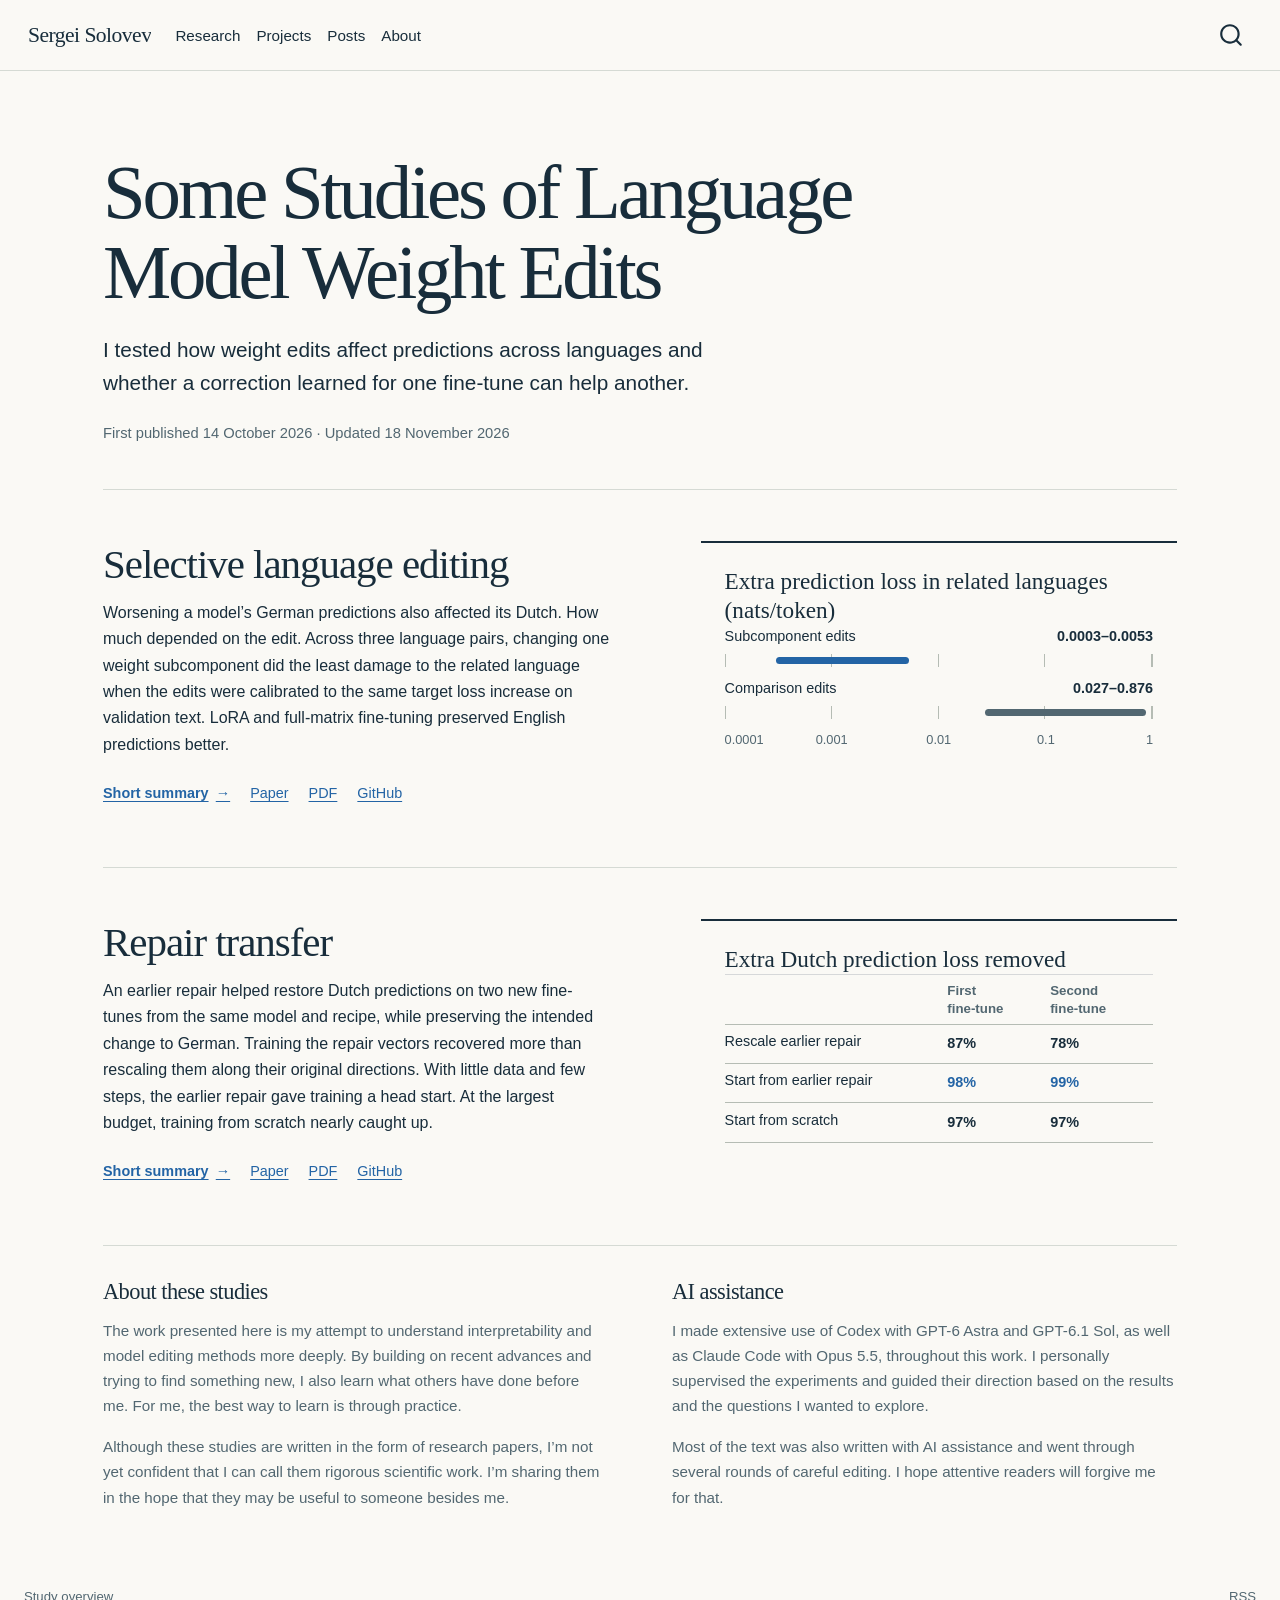
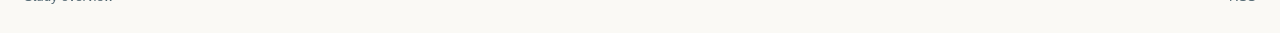
<file: index.html>
<!DOCTYPE html>
<html xmlns="http://www.w3.org/1999/xhtml" lang="en" xml:lang="en"><head>

<meta charset="utf-8">
<meta name="generator" content="quarto-1.10.19">

<meta name="viewport" content="width=device-width, initial-scale=1.0, user-scalable=yes">

<meta name="description" content="Two experiments on how language-model weight edits affect related languages and whether a learned repair can be reused.">

<title>Some Studies of Language Model Weight Edits – interesearch</title>
<style>
/* Default styles provided by pandoc.
** See https://pandoc.org/MANUAL.html#variables-for-html for config info.
*/
span.smallcaps{font-variant: small-caps;}
div.columns{display: flex; gap: 1.5em;}
div.column{flex: auto;}
@media screen {
div.columns{gap: min(4vw, 1.5em);}
div.column{overflow-x: auto;}
}
div.hanging-indent{margin-left: 1.5em; text-indent: -1.5em;}
ul.task-list{list-style: none;}
ul.task-list li input[type="checkbox"] {
  width: 0.8em;
  margin: 0 0.8em 0.2em -1em; /* quarto-specific, see https://github.com/quarto-dev/quarto-cli/issues/4556 */ 
  vertical-align: middle;
}
</style>


<script src="site_libs/quarto-nav/quarto-nav.js"></script>
<script src="site_libs/quarto-nav/headroom.min.js"></script>
<script src="site_libs/clipboard/clipboard.min.js"></script>
<script src="site_libs/quarto-search/autocomplete.umd.js"></script>
<script src="site_libs/quarto-search/fuse.min.js"></script>
<script src="site_libs/quarto-search/quarto-search.js"></script>
<meta name="quarto:offset" content="./">
<link href="./favicon.svg" rel="icon" type="image/svg+xml">
<script src="site_libs/quarto-html/quarto.js" type="module"></script>
<script src="site_libs/quarto-html/tabsets/tabsets.js" type="module"></script>
<script src="site_libs/quarto-html/popper.min.js"></script>
<script src="site_libs/quarto-html/tippy.umd.min.js"></script>
<script src="site_libs/quarto-html/anchor.min.js"></script>
<link href="site_libs/quarto-html/tippy.css" rel="stylesheet">
<link href="site_libs/quarto-html/quarto-syntax-highlighting-bf27225e3a48a9273f3daa8f8e829971.css" rel="stylesheet" id="quarto-text-highlighting-styles">
<script src="site_libs/bootstrap/bootstrap.min.js"></script>
<link href="site_libs/bootstrap/bootstrap-icons.css" rel="stylesheet">
<link href="site_libs/bootstrap/bootstrap-445b8638c3d06994fee0907d791121c4.min.css" rel="stylesheet" append-hash="true" id="quarto-bootstrap" data-mode="light">
<script id="quarto-search-options" type="application/json">{
  "location": "navbar",
  "copy-button": false,
  "collapse-after": 3,
  "panel-placement": "end",
  "type": "overlay",
  "limit": 50,
  "keyboard-shortcut": [
    "f",
    "/",
    "s"
  ],
  "show-item-context": false,
  "language": {
    "search-no-results-text": "No results",
    "search-matching-documents-text": "matching documents",
    "search-copy-link-title": "Copy link to search",
    "search-hide-matches-text": "Hide additional matches",
    "search-more-match-text": "more match in this document",
    "search-more-matches-text": "more matches in this document",
    "search-clear-button-title": "Clear",
    "search-text-placeholder": "",
    "search-detached-cancel-button-title": "Cancel",
    "search-submit-button-title": "Submit",
    "search-label": "Search"
  }
}</script>
<script data-goatcounter="https://sergeisoly.goatcounter.com/count" async="" src="https://gc.zgo.at/count.js" data-external="1"></script>


<link rel="stylesheet" href="styles.css">
<meta property="og:title" content="Some Studies of Language Model Weight Edits – interesearch">
<meta property="og:description" content="Two experiments on how language-model weight edits affect related languages and whether a learned repair can be reused.">
<meta property="og:image" content="https://sergeisoly.github.io/interesearch/social-card.png">
<meta property="og:site_name" content="interesearch">
<meta property="og:image:height" content="630">
<meta property="og:image:width" content="1200">
<meta name="twitter:title" content="Some Studies of Language Model Weight Edits – interesearch">
<meta name="twitter:description" content="Two experiments on how language-model weight edits affect related languages and whether a learned repair can be reused.">
<meta name="twitter:image" content="https://sergeisoly.github.io/interesearch/social-card.png">
<meta name="twitter:image-height" content="630">
<meta name="twitter:image-width" content="1200">
<meta name="twitter:card" content="summary_large_image">
</head>

<body class="nav-fixed research-home quarto-light">

<div id="quarto-search-results"></div>
  <header id="quarto-header" class="headroom fixed-top">
    <nav class="navbar navbar-expand-sm " data-bs-theme="dark">
      <div class="navbar-container container-fluid">
      <div class="navbar-brand-container mx-auto">
    <a class="navbar-brand" href="https://sergeisoly.github.io/">
    <span class="navbar-title">Sergei Solovev</span>
    </a>
  </div>
            <div id="quarto-search" class="" title="Search"></div>
          <button class="navbar-toggler" type="button" data-bs-toggle="collapse" data-bs-target="#navbarCollapse" aria-controls="navbarCollapse" role="menu" aria-expanded="false" aria-label="Toggle navigation" onclick="if (window.quartoToggleHeadroom) { window.quartoToggleHeadroom(); }">
  <span class="navbar-toggler-icon"></span>
</button>
          <div class="collapse navbar-collapse" id="navbarCollapse">
            <ul class="navbar-nav navbar-nav-scroll me-auto">
  <li class="nav-item">
    <a class="nav-link" href="https://sergeisoly.github.io/research.html"> 
<span class="menu-text">Research</span></a>
  </li>  
  <li class="nav-item">
    <a class="nav-link" href="https://sergeisoly.github.io/projects.html"> 
<span class="menu-text">Projects</span></a>
  </li>  
  <li class="nav-item">
    <a class="nav-link" href="https://sergeisoly.github.io/posts.html"> 
<span class="menu-text">Posts</span></a>
  </li>  
  <li class="nav-item">
    <a class="nav-link" href="https://sergeisoly.github.io/about.html"> 
<span class="menu-text">About</span></a>
  </li>  
</ul>
          </div> <!-- /navcollapse -->
            <div class="quarto-navbar-tools">
</div>
      </div> <!-- /container-fluid -->
    </nav>
</header>
<!-- content -->
<div id="quarto-content" class="quarto-container page-columns page-rows-contents page-layout-full page-navbar">
<!-- sidebar -->
<!-- margin-sidebar -->
    
<!-- main -->
<main class="content column-page" id="quarto-document-content">

<header id="title-block-header" class="quarto-title-block default">
<div class="quarto-title">
<h1 class="title">Some Studies of Language Model Weight Edits</h1>
</div>

<div>
  <div class="description">
    Two experiments on how language-model weight edits affect related languages and whether a learned repair can be reused.
  </div>
</div>


<div class="quarto-title-meta column-page">

    
  
    
  </div>
  


</header>


<header class="research-hero">
  <h1>Some Studies of Language Model Weight Edits</h1>
  <p>I tested how weight edits affect predictions across languages and whether a correction learned for one fine-tune can help another.</p>
  <p class="research-dates">First published <time datetime="2026-10-14">14 October 2026</time> · Updated <time datetime="2026-11-18">18 November 2026</time></p>
</header>

<section class="research-story" aria-labelledby="selective-editing">
  <div class="research-story-copy">
    <h2 id="selective-editing" class="anchored">Selective language editing</h2>
    <p>Worsening a model’s German predictions also affected its Dutch. How much depended on the edit. Across three language pairs, changing one weight subcomponent did the least damage to the related language when the edits were calibrated to the same target loss increase on validation text. LoRA and full-matrix fine-tuning preserved English predictions better.</p>
    <nav class="research-study-links" aria-label="Selective language editing resources">
      <a class="research-main-link" href="./selective-editing/explainer.html">Short summary <span aria-hidden="true">→</span></a>
      <a href="./selective-editing/index.html">Paper</a>
      <a href="selective-editing/index.pdf">PDF</a>
      <a href="https://github.com/sergeisoly/interesearch/blob/main/papers/guides/selective-editing.md">GitHub</a>
    </nav>
  </div>
  <figure class="research-result figure" aria-labelledby="selective-result-title">
    <p class="research-result-title" id="selective-result-title">Extra prediction loss in related languages (nats/token)</p>
    <!-- Each decade from 0.0001 to 1 occupies one quarter of the axis. Source: selective article, Results. -->
    <div class="research-interval-row">
      <span>Subcomponent edits</span><strong>0.0003–0.0053</strong>
      <div class="research-interval-track" aria-hidden="true"><span style="--start: 11.93%; --end: 43.11%"></span></div>
    </div>
    <div class="research-interval-row">
      <span>Comparison edits</span><strong>0.027–0.876</strong>
      <div class="research-interval-track research-interval-comparator" aria-hidden="true"><span style="--start: 60.78%; --end: 98.56%"></span></div>
    </div>
    <div class="research-interval-axis" aria-hidden="true"><span>0.0001</span><span>0.001</span><span>0.01</span><span>0.1</span><span>1</span></div>
  </figure>
</section>

<section class="research-story" aria-labelledby="repair-transfer">
  <div class="research-story-copy">
    <h2 id="repair-transfer" class="anchored">Repair transfer</h2>
    <p>An earlier repair helped restore Dutch predictions on two new fine-tunes from the same model and recipe, while preserving the intended change to German. Training the repair vectors recovered more than rescaling them along their original directions. With little data and few steps, the earlier repair gave training a head start. At the largest budget, training from scratch nearly caught up.</p>
    <nav class="research-study-links" aria-label="Repair transfer resources">
      <a class="research-main-link" href="./repair-transfer/explainer.html">Short summary <span aria-hidden="true">→</span></a>
      <a href="./repair-transfer/index.html">Paper</a>
      <a href="repair-transfer/index.pdf">PDF</a>
      <a href="https://github.com/sergeisoly/interesearch/blob/main/papers/guides/repair-transfer.md">GitHub</a>
    </nav>
  </div>
  <figure class="research-result figure" aria-labelledby="repair-result-title">
    <p class="research-result-title" id="repair-result-title">Extra Dutch prediction loss removed</p>
    <!-- Rounded values for the two targets. Source: repair article, full-budget results. -->
    
<table class="research-result-table caption-top table" aria-labelledby="repair-result-title">
<colgroup>
<col style="width: 33%">
<col style="width: 33%">
<col style="width: 33%">
</colgroup>
<thead>
<tr class="header">
<td></td>
<th data-quarto-table-cell-role="th" scope="col">First<br>
fine-tune</th>
<th data-quarto-table-cell-role="th" scope="col">Second<br>
fine-tune</th>
</tr>
</thead>
<tbody>
<tr class="odd">
<th data-quarto-table-cell-role="th" scope="row">Rescale earlier repair</th>
<td>87%</td>
<td>78%</td>
</tr>
<tr class="research-result-emphasis even">
<th data-quarto-table-cell-role="th" scope="row">Start from earlier repair</th>
<td>98%</td>
<td>99%</td>
</tr>
<tr class="odd">
<th data-quarto-table-cell-role="th" scope="row">Start from scratch</th>
<td>97%</td>
<td>97%</td>
</tr>
</tbody>
</table>

  </figure>
</section>

<div class="research-notes">
  <section aria-labelledby="about-these-studies">
    <h2 id="about-these-studies" class="anchored">About these studies</h2>
    <p>The work presented here is my attempt to understand interpretability and model editing methods more deeply. By building on recent advances and trying to find something new, I also learn what others have done before me. For me, the best way to learn is through practice.</p>
    <p>Although these studies are written in the form of research papers, I’m not yet confident that I can call them rigorous scientific work. I’m sharing them in the hope that they may be useful to someone besides me.</p>
  </section>
  <section class="research-ai-note" aria-labelledby="ai-assistance">
    <h2 id="ai-assistance" class="anchored">AI assistance</h2>
    <p>I made extensive use of Codex with GPT-6 Astra and GPT-6.1 Sol, as well as Claude Code with Opus 5.5, throughout this work. I personally supervised the experiments and guided their direction based on the results and the questions I wanted to explore.</p>
    <p>Most of the text was also written with AI assistance and went through several rounds of careful editing. I hope attentive readers will forgive me for that.</p>
  </section>
</div>



</main> <!-- /main -->
<script id="quarto-html-after-body" type="application/javascript">
  window.document.addEventListener("DOMContentLoaded", function (event) {
    const icon = "";
    const anchorJS = new window.AnchorJS();
    anchorJS.options = {
      placement: 'right',
      icon: icon
    };
    anchorJS.add('.anchored');
    const isCodeAnnotation = (el) => {
      for (const clz of el.classList) {
        if (clz.startsWith('code-annotation-')) {                     
          return true;
        }
      }
      return false;
    }
    const onCopySuccess = function(e) {
      // button target
      const button = e.trigger;
      // don't keep focus
      button.blur();
      // flash "checked"
      button.classList.add('code-copy-button-checked');
      var currentTitle = button.getAttribute("title");
      button.setAttribute("title", "Copied!");
      let tooltip;
      if (window.bootstrap) {
        button.setAttribute("data-bs-toggle", "tooltip");
        button.setAttribute("data-bs-placement", "left");
        button.setAttribute("data-bs-title", "Copied!");
        tooltip = new bootstrap.Tooltip(button, 
          { trigger: "manual", 
            customClass: "code-copy-button-tooltip",
            offset: [0, -8]});
        tooltip.show();    
      }
      setTimeout(function() {
        if (tooltip) {
          tooltip.hide();
          button.removeAttribute("data-bs-title");
          button.removeAttribute("data-bs-toggle");
          button.removeAttribute("data-bs-placement");
        }
        button.setAttribute("title", currentTitle);
        button.classList.remove('code-copy-button-checked');
      }, 1000);
      // clear code selection
      e.clearSelection();
    }
    const getTextToCopy = function(trigger) {
      const outerScaffold = trigger.parentElement.cloneNode(true);
      const codeEl = outerScaffold.querySelector('code');
      for (const childEl of codeEl.children) {
        if (isCodeAnnotation(childEl)) {
          childEl.remove();
        }
      }
      return codeEl.innerText;
    }
    const clipboard = new window.ClipboardJS('.code-copy-button:not([data-in-quarto-modal])', {
      text: getTextToCopy
    });
    clipboard.on('success', onCopySuccess);
    if (window.document.getElementById('quarto-embedded-source-code-modal')) {
      const clipboardModal = new window.ClipboardJS('.code-copy-button[data-in-quarto-modal]', {
        text: getTextToCopy,
        container: window.document.getElementById('quarto-embedded-source-code-modal')
      });
      clipboardModal.on('success', onCopySuccess);
    }
      var localhostRegex = new RegExp(/^(?:http|https):\/\/localhost\:?[0-9]*\//);
      var mailtoRegex = new RegExp(/^mailto:/);
        var filterRegex = new RegExp("https:\/\/sergeisoly\.github\.io\/interesearch\/");
      var isInternal = (href) => {
          return filterRegex.test(href) || localhostRegex.test(href) || mailtoRegex.test(href);
      }
      // Inspect non-navigation links and adorn them if external
     var links = window.document.querySelectorAll('a[href]:not(.nav-link):not(.navbar-brand):not(.toc-action):not(.sidebar-link):not(.sidebar-item-toggle):not(.pagination-link):not(.no-external):not([aria-hidden]):not(.dropdown-item):not(.quarto-navigation-tool):not(.about-link)');
      for (var i=0; i<links.length; i++) {
        const link = links[i];
        if (!isInternal(link.href)) {
          // undo the damage that might have been done by quarto-nav.js in the case of
          // links that we want to consider external
          if (link.dataset.originalHref !== undefined) {
            link.href = link.dataset.originalHref;
          }
        }
      }
    function tippyHover(el, contentFn, onTriggerFn, onUntriggerFn) {
      const config = {
        allowHTML: true,
        maxWidth: 500,
        delay: 100,
        arrow: false,
        appendTo: function(el) {
            return el.parentElement;
        },
        interactive: true,
        interactiveBorder: 10,
        theme: 'quarto',
        placement: 'bottom-start',
      };
      if (contentFn) {
        config.content = contentFn;
      }
      if (onTriggerFn) {
        config.onTrigger = onTriggerFn;
      }
      if (onUntriggerFn) {
        config.onUntrigger = onUntriggerFn;
      }
      window.tippy(el, config); 
    }
    const noterefs = window.document.querySelectorAll('a[role="doc-noteref"]');
    for (var i=0; i<noterefs.length; i++) {
      const ref = noterefs[i];
      tippyHover(ref, function() {
        // use id or data attribute instead here
        let href = ref.getAttribute('data-footnote-href') || ref.getAttribute('href');
        try { href = new URL(href).hash; } catch {}
        const id = href.replace(/^#\/?/, "");
        const note = window.document.getElementById(id);
        if (note) {
          return note.innerHTML;
        } else {
          return "";
        }
      });
    }
    const xrefs = window.document.querySelectorAll('a.quarto-xref');
    const processXRef = (id, note) => {
      // Strip column container classes
      const stripColumnClz = (el) => {
        el.classList.remove("page-full", "page-columns");
        if (el.children) {
          for (const child of el.children) {
            stripColumnClz(child);
          }
        }
      }
      stripColumnClz(note)
      if (id === null || id.startsWith('sec-')) {
        // Special case sections, only their first couple elements
        const container = document.createElement("div");
        if (note.children && note.children.length > 2) {
          container.appendChild(note.children[0].cloneNode(true));
          for (let i = 1; i < note.children.length; i++) {
            const child = note.children[i];
            if (child.tagName === "P" && child.innerText === "") {
              continue;
            } else {
              container.appendChild(child.cloneNode(true));
              break;
            }
          }
          if (window.Quarto?.typesetMath) {
            window.Quarto.typesetMath(container);
          }
          return container.innerHTML
        } else {
          if (window.Quarto?.typesetMath) {
            window.Quarto.typesetMath(note);
          }
          return note.innerHTML;
        }
      } else {
        // Remove any anchor links if they are present
        const anchorLink = note.querySelector('a.anchorjs-link');
        if (anchorLink) {
          anchorLink.remove();
        }
        if (window.Quarto?.typesetMath) {
          window.Quarto.typesetMath(note);
        }
        if (note.classList.contains("callout")) {
          return note.outerHTML;
        } else {
          return note.innerHTML;
        }
      }
    }
    for (var i=0; i<xrefs.length; i++) {
      const xref = xrefs[i];
      tippyHover(xref, undefined, function(instance) {
        instance.disable();
        let url = xref.getAttribute('href');
        let hash = undefined; 
        if (url.startsWith('#')) {
          hash = url;
        } else {
          try { hash = new URL(url).hash; } catch {}
        }
        if (hash) {
          const id = hash.replace(/^#\/?/, "");
          const note = window.document.getElementById(id);
          if (note !== null) {
            try {
              const html = processXRef(id, note.cloneNode(true));
              instance.setContent(html);
            } finally {
              instance.enable();
              instance.show();
            }
          } else {
            // See if we can fetch this
            fetch(url.split('#')[0])
            .then(res => res.text())
            .then(html => {
              const parser = new DOMParser();
              const htmlDoc = parser.parseFromString(html, "text/html");
              const note = htmlDoc.getElementById(id);
              if (note !== null) {
                const html = processXRef(id, note);
                instance.setContent(html);
              } 
            }).finally(() => {
              instance.enable();
              instance.show();
            });
          }
        } else {
          // See if we can fetch a full url (with no hash to target)
          // This is a special case and we should probably do some content thinning / targeting
          fetch(url)
          .then(res => res.text())
          .then(html => {
            const parser = new DOMParser();
            const htmlDoc = parser.parseFromString(html, "text/html");
            const note = htmlDoc.querySelector('main.content');
            if (note !== null) {
              // This should only happen for chapter cross references
              // (since there is no id in the URL)
              // remove the first header
              if (note.children.length > 0 && note.children[0].tagName === "HEADER") {
                note.children[0].remove();
              }
              const html = processXRef(null, note);
              instance.setContent(html);
            } 
          }).finally(() => {
            instance.enable();
            instance.show();
          });
        }
      }, function(instance) {
      });
    }
        let selectedAnnoteEl;
        const selectorForAnnotation = ( cell, annotation) => {
          let cellAttr = 'data-code-cell="' + cell + '"';
          let lineAttr = 'data-code-annotation="' +  annotation + '"';
          const selector = 'span[' + cellAttr + '][' + lineAttr + ']';
          return selector;
        }
        const selectCodeLines = (annoteEl) => {
          const doc = window.document;
          const targetCell = annoteEl.getAttribute("data-target-cell");
          const targetAnnotation = annoteEl.getAttribute("data-target-annotation");
          const annoteSpan = window.document.querySelector(selectorForAnnotation(targetCell, targetAnnotation));
          const lines = annoteSpan.getAttribute("data-code-lines").split(",");
          const lineIds = lines.map((line) => {
            return targetCell + "-" + line;
          })
          let top = null;
          let height = null;
          let parent = null;
          if (lineIds.length > 0) {
              //compute the position of the single el (top and bottom and make a div)
              const el = window.document.getElementById(lineIds[0]);
              top = el.offsetTop;
              height = el.offsetHeight;
              parent = el.parentElement.parentElement;
            if (lineIds.length > 1) {
              const lastEl = window.document.getElementById(lineIds[lineIds.length - 1]);
              const bottom = lastEl.offsetTop + lastEl.offsetHeight;
              height = bottom - top;
            }
            if (top !== null && height !== null && parent !== null) {
              // cook up a div (if necessary) and position it 
              let div = window.document.getElementById("code-annotation-line-highlight");
              if (div === null) {
                div = window.document.createElement("div");
                div.setAttribute("id", "code-annotation-line-highlight");
                div.style.position = 'absolute';
                parent.appendChild(div);
              }
              div.style.top = top - 2 + "px";
              div.style.height = height + 4 + "px";
              div.style.left = 0;
              let gutterDiv = window.document.getElementById("code-annotation-line-highlight-gutter");
              if (gutterDiv === null) {
                gutterDiv = window.document.createElement("div");
                gutterDiv.setAttribute("id", "code-annotation-line-highlight-gutter");
                gutterDiv.style.position = 'absolute';
                const codeCell = window.document.getElementById(targetCell);
                const gutter = codeCell.querySelector('.code-annotation-gutter');
                gutter.appendChild(gutterDiv);
              }
              gutterDiv.style.top = top - 2 + "px";
              gutterDiv.style.height = height + 4 + "px";
            }
            selectedAnnoteEl = annoteEl;
          }
        };
        const unselectCodeLines = () => {
          const elementsIds = ["code-annotation-line-highlight", "code-annotation-line-highlight-gutter"];
          elementsIds.forEach((elId) => {
            const div = window.document.getElementById(elId);
            if (div) {
              div.remove();
            }
          });
          selectedAnnoteEl = undefined;
        };
          // Handle positioning of the toggle
      window.addEventListener(
        "resize",
        throttle(() => {
          elRect = undefined;
          if (selectedAnnoteEl) {
            selectCodeLines(selectedAnnoteEl);
          }
        }, 10)
      );
      function throttle(fn, ms) {
      let throttle = false;
      let timer;
        return (...args) => {
          if(!throttle) { // first call gets through
              fn.apply(this, args);
              throttle = true;
          } else { // all the others get throttled
              if(timer) clearTimeout(timer); // cancel #2
              timer = setTimeout(() => {
                fn.apply(this, args);
                timer = throttle = false;
              }, ms);
          }
        };
      }
        // Attach click handler to the DT
        const annoteDls = window.document.querySelectorAll('dt[data-target-cell]');
        for (const annoteDlNode of annoteDls) {
          annoteDlNode.addEventListener('click', (event) => {
            const clickedEl = event.target;
            if (clickedEl !== selectedAnnoteEl) {
              unselectCodeLines();
              const activeEl = window.document.querySelector('dt[data-target-cell].code-annotation-active');
              if (activeEl) {
                activeEl.classList.remove('code-annotation-active');
              }
              selectCodeLines(clickedEl);
              clickedEl.classList.add('code-annotation-active');
            } else {
              // Unselect the line
              unselectCodeLines();
              clickedEl.classList.remove('code-annotation-active');
            }
          });
        }
    const findCites = (el) => {
      const parentEl = el.parentElement;
      if (parentEl) {
        const cites = parentEl.dataset.cites;
        if (cites) {
          return {
            el,
            cites: cites.split(' ')
          };
        } else {
          return findCites(el.parentElement)
        }
      } else {
        return undefined;
      }
    };
    var bibliorefs = window.document.querySelectorAll('a[role="doc-biblioref"]');
    for (var i=0; i<bibliorefs.length; i++) {
      const ref = bibliorefs[i];
      const citeInfo = findCites(ref);
      if (citeInfo) {
        tippyHover(citeInfo.el, function() {
          var popup = window.document.createElement('div');
          citeInfo.cites.forEach(function(cite) {
            var citeDiv = window.document.createElement('div');
            citeDiv.classList.add('hanging-indent');
            citeDiv.classList.add('csl-entry');
            var biblioDiv = window.document.getElementById('ref-' + cite);
            if (biblioDiv) {
              citeDiv.innerHTML = biblioDiv.innerHTML;
            }
            popup.appendChild(citeDiv);
          });
          return popup.innerHTML;
        });
      }
    }
  });
  </script>
</div> <!-- /content -->
<footer class="footer">
  <div class="nav-footer">
    <div class="nav-footer-left">
      <ul class="footer-items list-unstyled">
    <li class="nav-item">
    <a class="nav-link active" href="./index.html" aria-current="page">
<p>Study overview</p>
</a>
  </li>  
</ul>
    </div>   
    <div class="nav-footer-center">
      &nbsp;
    </div>
    <div class="nav-footer-right">
      <ul class="footer-items list-unstyled">
    <li class="nav-item">
    <a class="nav-link" href="https://sergeisoly.github.io/posts.xml">
<p>RSS</p>
</a>
  </li>  
</ul>
    </div>
  </div>
</footer>
<script>
  (() => {
    const panes = document.querySelectorAll(
      "main .quarto-float-fig > div:has(> img), main .quarto-float-tbl > div:has(> table)"
    );
    if (!panes.length) return;
    const updateTabStops = () => {
      for (const pane of panes) {
        const overflows = pane.scrollWidth > pane.clientWidth;
        pane.toggleAttribute("data-scroll-overflow", overflows);
        if (overflows) pane.setAttribute("tabindex", "0");
        else pane.removeAttribute("tabindex");
      }
    };
    const resizeObserver = new ResizeObserver(updateTabStops);
    for (const pane of panes) {
      resizeObserver.observe(pane);
      resizeObserver.observe(pane.firstElementChild);
    }
    updateTabStops();
  })();
</script>




</body></html>
</file>
<file: site_libs/quarto-html/tippy.css>
.tippy-box[data-animation=fade][data-state=hidden]{opacity:0}[data-tippy-root]{max-width:calc(100vw - 10px)}.tippy-box{position:relative;background-color:#333;color:#fff;border-radius:4px;font-size:14px;line-height:1.4;white-space:normal;outline:0;transition-property:transform,visibility,opacity}.tippy-box[data-placement^=top]>.tippy-arrow{bottom:0}.tippy-box[data-placement^=top]>.tippy-arrow:before{bottom:-7px;left:0;border-width:8px 8px 0;border-top-color:initial;transform-origin:center top}.tippy-box[data-placement^=bottom]>.tippy-arrow{top:0}.tippy-box[data-placement^=bottom]>.tippy-arrow:before{top:-7px;left:0;border-width:0 8px 8px;border-bottom-color:initial;transform-origin:center bottom}.tippy-box[data-placement^=left]>.tippy-arrow{right:0}.tippy-box[data-placement^=left]>.tippy-arrow:before{border-width:8px 0 8px 8px;border-left-color:initial;right:-7px;transform-origin:center left}.tippy-box[data-placement^=right]>.tippy-arrow{left:0}.tippy-box[data-placement^=right]>.tippy-arrow:before{left:-7px;border-width:8px 8px 8px 0;border-right-color:initial;transform-origin:center right}.tippy-box[data-inertia][data-state=visible]{transition-timing-function:cubic-bezier(.54,1.5,.38,1.11)}.tippy-arrow{width:16px;height:16px;color:#333}.tippy-arrow:before{content:"";position:absolute;border-color:transparent;border-style:solid}.tippy-content{position:relative;padding:5px 9px;z-index:1}
</file>
<file: site_libs/quarto-html/quarto-syntax-highlighting-bf27225e3a48a9273f3daa8f8e829971.css>
/* quarto syntax highlight colors */
:root {
  --quarto-hl-ot-color: #003B4F;
  --quarto-hl-at-color: #657422;
  --quarto-hl-ss-color: #20794D;
  --quarto-hl-an-color: #5E5E5E;
  --quarto-hl-fu-color: #4758AB;
  --quarto-hl-st-color: #20794D;
  --quarto-hl-cf-color: #003B4F;
  --quarto-hl-op-color: #5E5E5E;
  --quarto-hl-er-color: #AD0000;
  --quarto-hl-bn-color: #AD0000;
  --quarto-hl-al-color: #AD0000;
  --quarto-hl-va-color: #111111;
  --quarto-hl-bu-color: inherit;
  --quarto-hl-ex-color: inherit;
  --quarto-hl-pp-color: #AD0000;
  --quarto-hl-in-color: #5E5E5E;
  --quarto-hl-vs-color: #20794D;
  --quarto-hl-wa-color: #5E5E5E;
  --quarto-hl-do-color: #5E5E5E;
  --quarto-hl-im-color: #00769E;
  --quarto-hl-ch-color: #20794D;
  --quarto-hl-dt-color: #AD0000;
  --quarto-hl-fl-color: #AD0000;
  --quarto-hl-co-color: #5E5E5E;
  --quarto-hl-cv-color: #5E5E5E;
  --quarto-hl-cn-color: #8f5902;
  --quarto-hl-sc-color: #5E5E5E;
  --quarto-hl-dv-color: #AD0000;
  --quarto-hl-kw-color: #003B4F;
}

/* other quarto variables */
:root {
  --quarto-font-monospace: SFMono-Regular, Menlo, Monaco, Consolas, "Liberation Mono", "Courier New", monospace;
}

/* syntax highlight based on Pandoc's rules */
pre > code.sourceCode > span {
  color: #003B4F;
}

code.sourceCode > span {
  color: #003B4F;
}

div.sourceCode,
div.sourceCode pre.sourceCode {
  color: #003B4F;
}

/* Normal */
code span {
  color: #003B4F;
}

/* Alert */
code span.al {
  color: #AD0000;
  font-style: inherit;
}

/* Annotation */
code span.an {
  color: #5E5E5E;
  font-style: inherit;
}

/* Attribute */
code span.at {
  color: #657422;
  font-style: inherit;
}

/* BaseN */
code span.bn {
  color: #AD0000;
  font-style: inherit;
}

/* BuiltIn */
code span.bu {
  font-style: inherit;
}

/* ControlFlow */
code span.cf {
  color: #003B4F;
  font-weight: bold;
  font-style: inherit;
}

/* Char */
code span.ch {
  color: #20794D;
  font-style: inherit;
}

/* Constant */
code span.cn {
  color: #8f5902;
  font-style: inherit;
}

/* Comment */
code span.co {
  color: #5E5E5E;
  font-style: inherit;
}

/* CommentVar */
code span.cv {
  color: #5E5E5E;
  font-style: italic;
}

/* Documentation */
code span.do {
  color: #5E5E5E;
  font-style: italic;
}

/* DataType */
code span.dt {
  color: #AD0000;
  font-style: inherit;
}

/* DecVal */
code span.dv {
  color: #AD0000;
  font-style: inherit;
}

/* Error */
code span.er {
  color: #AD0000;
  font-style: inherit;
}

/* Extension */
code span.ex {
  font-style: inherit;
}

/* Float */
code span.fl {
  color: #AD0000;
  font-style: inherit;
}

/* Function */
code span.fu {
  color: #4758AB;
  font-style: inherit;
}

/* Import */
code span.im {
  color: #00769E;
  font-style: inherit;
}

/* Information */
code span.in {
  color: #5E5E5E;
  font-style: inherit;
}

/* Keyword */
code span.kw {
  color: #003B4F;
  font-weight: bold;
  font-style: inherit;
}

/* Operator */
code span.op {
  color: #5E5E5E;
  font-style: inherit;
}

/* Other */
code span.ot {
  color: #003B4F;
  font-style: inherit;
}

/* Preprocessor */
code span.pp {
  color: #AD0000;
  font-style: inherit;
}

/* SpecialChar */
code span.sc {
  color: #5E5E5E;
  font-style: inherit;
}

/* SpecialString */
code span.ss {
  color: #20794D;
  font-style: inherit;
}

/* String */
code span.st {
  color: #20794D;
  font-style: inherit;
}

/* Variable */
code span.va {
  color: #111111;
  font-style: inherit;
}

/* VerbatimString */
code span.vs {
  color: #20794D;
  font-style: inherit;
}

/* Warning */
code span.wa {
  color: #5E5E5E;
  font-style: italic;
}

.prevent-inlining {
  content: "</";
}

/*# sourceMappingURL=8be38f48d34c45af72792cbd699585e7.css.map */
</file>
<file: styles.css>
/* Wide tables and formulas scroll inside their own boxes on narrow screens. */
@media (max-width: 767.98px) {
  main table,
  main mjx-container[display="true"] {
    display: block;
    max-width: 100%;
    overflow-x: auto;
  }
}

:root {
  font-size: 100%;
  --research-sans: -apple-system, BlinkMacSystemFont, "Segoe UI", sans-serif;
  --research-paper: #faf9f5;
  --research-ink: #182d3b;
  --research-muted: #526771;
  --research-rule: #d5dad4;
  --research-rule-strong: #b5bcb4;
  --research-control: #7d8e95;
  --research-blue: #2364a5;
}
body {
  background: var(--research-paper);
  color: var(--research-ink);
  font-family: var(--research-sans);
  font-size: 1rem;
  line-height: 1.65;
}
a { color: var(--research-blue); text-underline-offset: .18em; text-decoration-thickness: .07em; }
a:hover { color: #143e68; }
a:focus-visible, button:focus-visible, input:focus-visible, select:focus-visible, summary:focus-visible {
  outline: 3px solid #a46c17;
  outline-offset: 4px;
}
.navbar {
  background: var(--research-paper) !important;
  color: var(--research-ink);
  border-bottom: 1px solid var(--research-rule);
  padding-top: .85rem;
  padding-bottom: .85rem;
}
.navbar .navbar-brand, .navbar .nav-link, .navbar .navbar-toggler, .navbar #quarto-search { color: var(--research-ink); }
.navbar .navbar-title { font: 500 1.35rem Georgia, serif; letter-spacing: -.025em; }
.navbar .nav-link { font-size: .95rem; }
h1, h2, h3 { font-family: Georgia, "Times New Roman", serif; font-weight: 500; letter-spacing: -.025em; }
h1.title { font-size: clamp(2rem, 4vw, 3.25rem); line-height: 1.11; text-wrap: balance; }
h2 { border-bottom: 0; margin-top: 2.8rem; padding-bottom: 0; line-height: 1.2; }
h3 { line-height: 1.3; }
#title-block-header { margin-top: 2.2rem; margin-bottom: 2.5rem; }
.quarto-title .subtitle { color: var(--research-muted); font-size: 1.05rem; }
#TOC { font-size: .87rem; line-height: 1.5; }
#TOC a { color: var(--research-muted); }
.sidebar nav[role=doc-toc] ul>li>a.active {
  color: var(--research-blue) !important;
  border-color: var(--research-blue);
}
/* Keep the reading measure steady even when a document needs a wide figure or table. */
body:not(.research-home, .research-explainer) main :is(p, ul, ol) {
  max-width: 72ch;
}
body:not(.research-home, .research-explainer) main {
  font: 1.08rem/1.74 Georgia, "Times New Roman", serif;
}
body:not(.research-home, .research-explainer) main :is(#title-block-header, .study-resources, .table, .quarto-float-caption) {
  font-family: var(--research-sans);
}
#title-block-header .abstract p { font: 1rem/1.7 Georgia, "Times New Roman", serif; }
body:not(.research-home, .research-explainer) main h2 { font-size: clamp(1.5rem, 2.5vw, 2rem); }
body:not(.research-home, .research-explainer) main h3 { font-size: clamp(1.25rem, 2vw, 1.55rem); }
.quarto-title-meta-heading { color: var(--research-muted); }
#title-block-header .abstract {
  max-width: 46rem;
  margin-top: 1.4rem;
  padding: .95rem 0 .05rem;
  border-top: 1px solid var(--research-rule);
}
#title-block-header .abstract-title {
  color: var(--research-ink);
  font-size: .9rem;
  font-weight: 650;
}
main .quarto-float-caption, main table caption {
  color: var(--research-muted);
  font-size: .9rem;
  line-height: 1.55;
}
main .table { font-variant-numeric: tabular-nums; }
main [id] { scroll-margin-top: .85rem; }
main a { overflow-wrap: anywhere; }
main p, main li { overflow-wrap: break-word; }
main code { font-size: .85em; }
main pre { font-size: .84rem; }
main img { max-width: 100%; height: auto; }
main .quarto-float-tbl > div:has(> table) {
  max-width: 100%;
  overflow-x: auto;
}
main .quarto-float-tbl > div > table { display: table; }
main .quarto-float-tbl > div[data-scroll-overflow]::before,
main .quarto-float-fig > div[data-scroll-overflow]::before {
  position: sticky;
  left: 0;
  display: block;
  margin-bottom: .5rem;
  color: var(--research-muted);
  font: .85rem/1.35 var(--research-sans);
  text-align: left;
}
main .quarto-float-tbl > div[data-scroll-overflow]::before {
  content: "Scroll sideways to see all columns.";
}
main [data-scroll-overflow]:focus-visible {
  outline: 3px solid #a46c17;
  outline-offset: 3px;
}
/* Paper figures keep readable labels on phones. The caption stays outside the scroll pane. */
@media (max-width: 56rem) {
  main .quarto-float-fig > div:has(> img) {
    max-width: 100%;
    overflow-x: auto;
    text-align: left;
  }
  main .quarto-float-fig > div[data-scroll-overflow]::before {
    content: "Scroll sideways to read the full figure.";
  }
  main .quarto-float-fig > div > img { min-width: 44rem; }
}

main table { font-size: .9rem; }
.research-home #title-block-header { display: none; }
.research-home #quarto-content {
  display: block;
  max-width: 1170px;
  margin: auto;
  padding: 0 clamp(1rem, 4vw, 3rem);
}
.research-home main { margin: auto; }
.research-hero {
  padding: clamp(2rem, 5.5vw, 4.25rem) 0 clamp(1.8rem, 3.6vw, 2.75rem);
}
.research-hero h1 {
  max-width: 21ch;
  margin: 0;
  font-size: clamp(2.25rem, 6vw, 4.85rem);
  line-height: 1.04;
  letter-spacing: -.042em;
  text-wrap: balance;
}
.research-hero p {
  max-width: 54ch;
  margin: 1.35rem 0 0;
  font-size: clamp(1.05rem, 1.9vw, 1.3rem);
  line-height: 1.58;
}
.research-story {
  display: grid;
  grid-template-columns: minmax(0, 1.12fr) minmax(0, 1fr);
  align-items: start;
  gap: clamp(2rem, 5vw, 4rem);
  padding: clamp(1.65rem, 4vw, 3.25rem) 0;
  border-top: 1px solid var(--research-rule);
}
.research-story h2 {
  margin: 0 0 .75rem;
  font-size: clamp(1.8rem, 3.2vw, 2.65rem);
  line-height: 1.12;
  text-wrap: balance;
}
.research-story-copy p { max-width: 57ch; margin-bottom: .85rem; }
.research-study-links {
  display: flex;
  flex-wrap: wrap;
  align-items: center;
  gap: .2rem clamp(.75rem, 1.7vw, 1.25rem);
  font-size: .9rem;
}
.research-study-links a {
  display: inline-flex;
  align-items: center;
  min-height: 44px;
  white-space: nowrap;
}
.research-study-links .research-main-link {
  gap: .5em;
  font-weight: 700;
}
.research-result {
  min-width: 0;
  margin: 0;
  padding: clamp(.9rem, 2.4vw, 1.5rem);
  border-top: 2px solid var(--research-ink);
  font-size: .9rem;
}
.research-result-title {
  margin: 0 0 .8rem;
  font: 500 clamp(1.15rem, 2.2vw, 1.45rem)/1.25 Georgia, serif;
}
.research-result figcaption {
  margin: .9rem 0 0;
  color: var(--research-muted);
  font-size: .84rem;
  line-height: 1.55;
}
.research-interval-row {
  display: grid;
  grid-template-columns: 1fr auto;
  align-items: baseline;
  gap: .35rem .65rem;
  margin-bottom: .6rem;
}
.research-interval-row strong, .research-interval-axis, .research-result-table td {
  font-variant-numeric: tabular-nums;
}
.research-interval-track {
  grid-column: 1 / -1;
  position: relative;
  height: .8rem;
  border-inline: 1px solid var(--research-rule-strong);
  background: repeating-linear-gradient(to right, transparent 0 calc(25% - 1px), var(--research-rule-strong) calc(25% - 1px) 25%);
}
.research-interval-track span {
  position: absolute;
  inset: .19rem calc(100% - var(--end)) .19rem var(--start);
  border-radius: .5rem;
  background: var(--research-blue);
}
.research-interval-comparator span { background: var(--research-muted); }
.research-interval-axis {
  display: grid;
  grid-template-columns: repeat(4, minmax(0, 1fr)) 0;
  color: var(--research-muted);
  font-size: .8rem;
}
.research-interval-axis span { justify-self: start; transform: translateX(-50%); }
.research-interval-axis span:is(:first-child, :last-child) { transform: none; }
.research-interval-axis span:last-child { justify-self: end; }
.research-home #quarto-document-content .research-result-table {
  display: table;
  width: 100%;
  margin: 0;
  border-collapse: collapse;
  font-size: inherit;
  text-align: left;
}
.research-result-table th, .research-result-table td {
  border-bottom: 1px solid var(--research-rule-strong);
  padding: .45rem .45rem .45rem 0;
}
.research-result-table col:first-child { width: 52% !important; }
.research-result-table col:not(:first-child) { width: 24% !important; }
.research-result-table thead th { color: var(--research-muted); font-size: .83rem; line-height: 1.3; }
.research-result-table tbody th { font-weight: 500; line-height: 1.35; }
.research-result-table tbody td { font-weight: 600; }
.research-result-table .research-result-emphasis td { color: var(--research-blue); }
.research-notes {
  display: grid;
  grid-template-columns: repeat(2, minmax(0, 1fr));
  gap: .6rem clamp(2rem, 5vw, 4rem);
  border-top: 1px solid var(--research-rule);
  padding: 2rem 0 3rem;
  color: var(--research-muted);
  font-size: .95rem;
}
.research-notes h2 {
  margin: 0 0 .75rem;
  color: var(--research-ink);
  font-size: 1.4rem;
}
.research-notes p { max-width: 65ch; }

.research-explainer #quarto-content { display: block; max-width: 1040px; padding: 0 clamp(1rem, 4vw, 3rem); margin: auto; }
.research-explainer main { margin: auto; }
.research-explainer #title-block-header { max-width: 900px; margin-top: 3.5rem; margin-bottom: 1.5rem; }
.research-explainer main :is(p, ul, ol) { max-width: 74ch; }
.research-explainer main>section { margin-top: 3rem; }
.research-explainer h2 { max-width: 800px; font-size: clamp(1.5rem, 2.4vw, 1.9rem); margin-bottom: 1.25rem; }
.research-explainer h3 { font-family: inherit; font-size: 1.1rem; font-weight: 600; letter-spacing: 0; }
.research-explainer .subtitle { max-width: 770px; font-size: 1.2rem; line-height: 1.55; }
.explainer-links { display: flex; flex-wrap: wrap; gap: 1.3rem; font-size: .9rem; margin: 1.2rem 0 2rem; }
.visual-panel, .explainer-visual { margin: 2rem 0; border-top: 1px solid var(--research-rule); border-bottom: 1px solid var(--research-rule); padding: 1.75rem 0; }
.visual-controls, .explainer-controls { display: flex; flex-wrap: wrap; align-items: end; gap: 1rem 1.6rem; margin-bottom: 1.5rem; }
.visual-controls label, .explainer-controls label { display: flex; flex-direction: column; gap: .4rem; font-size: .85rem; font-weight: 600; }
.research-explainer main :is(button, select) { font: inherit; font-size: .9rem; border: 1px solid var(--research-control); background: transparent; color: var(--research-ink); min-height: 44px; border-radius: 4px; padding: .45rem .8rem; }
.research-explainer main button { cursor: pointer; }
.research-explainer main button[aria-pressed=true] { background: var(--research-ink); border-color: var(--research-ink); color: #fff; }
.research-explainer main button:hover:not([aria-pressed=true]) { background: #edf0eb; }
.research-explainer main input[type=range] { accent-color: #2a78d6; max-width: 100%; }
.research-explainer svg { display: block; width: 100%; height: auto; }
.research-explainer svg text { font-family: -apple-system, BlinkMacSystemFont, "Segoe UI", sans-serif; }
.research-explainer figcaption, .visual-caption, .explainer-caption { color: var(--research-muted); font-size: .85rem; line-height: 1.6; margin-top: .75rem; max-width: 840px; }
.research-explainer details { margin: 1.5rem 0; border-top: 1px solid var(--research-rule); padding-top: 1rem; font-size: .92rem; }
.research-explainer summary { cursor: pointer; font-weight: 600; }
.research-explainer details table { font-size: .85rem; }
.research-explainer .visual-note, .research-explainer .explainer-note { color: var(--research-muted); font-size: .92rem; }
@media (max-width: 820px) {
  .research-story, .research-notes { grid-template-columns: minmax(0, 1fr); }
  .research-story { gap: .9rem; }
  .research-result { max-width: 36rem; }
  .research-explainer #title-block-header { margin-top: 2.5rem; }
  .visual-controls, .explainer-controls { gap: .8rem; }
  .research-explainer select { max-width: 100%; }
}
@media (prefers-reduced-motion: reduce) {
  *, *::before, *::after { scroll-behavior: auto !important; transition-duration: 0s !important; animation-duration: 0s !important; }
}

/* Figures form part of the argument, with controls beside the thing they change. */
.visual-figure, .explainer-diagram, .explainer-figure { margin: 2rem 0; }
.visual-concept, .explainer-diagram, .explainer-interactive { padding: 1.6rem 0; border-top: 1px solid var(--research-rule); border-bottom: 1px solid var(--research-rule); }
.visual-coefficient-control { max-width: 570px; margin: 0 auto 1.7rem; }
.visual-coefficient-control label, .explainer-step-control label { display: flex; justify-content: space-between; gap: 1rem; font-size: .9rem; font-weight: 600; }
.visual-coefficient-control output, .explainer-step-control output { font-variant-numeric: tabular-nums; }
.visual-coefficient-control input, .explainer-step-control input { display: block; width: 100%; margin: .8rem 0; }
.visual-range-labels, .explainer-step-labels { display: flex; justify-content: space-between; font-size: .78rem; color: var(--research-muted); }
.visual-matrix-equation { display: grid; grid-template-columns: 1fr 30px 1fr 30px 1fr; align-items: center; gap: 1.1rem; max-width: 740px; margin: auto; }
.visual-matrix-term p { text-align: center; font-size: .85rem; font-weight: 600; margin-bottom: .6rem; }
.visual-matrix-term svg { max-width: 160px; margin: auto; }
.visual-matrix-operator { text-align: center; font-size: 1.9rem; padding-top: 1.7rem; color: var(--research-muted); }
.visual-matrix-state { text-align: center; margin: 1.5rem auto 0; font-size: .95rem; }
.visual-dose { border: 0; margin: 0; padding: 0; }
.visual-dose legend { float: none; width: auto; font-size: .85rem; font-weight: 600; margin-bottom: .4rem; }
.visual-chart-pair { display: grid; grid-template-columns: minmax(0, 1fr) minmax(0, 1fr); gap: 1.5rem; }
.visual-result-sentence, .explainer-finding { border-left: 3px solid #2a78d6; padding-left: 1.1rem; margin-top: 1.6rem; }
.visual-uncertainty-table, .explainer-data-table { max-width: 100%; overflow-x: auto; }
.research-explainer :is(.visual-uncertainty-table, .explainer-data-table) table {
  display: table;
  width: 100%;
}
.visual-uncertainty-table table, .explainer-data-table table { width: 100%; margin-top: 1rem; border-collapse: collapse; }
.visual-uncertainty-table th, .visual-uncertainty-table td, .explainer-data-table th, .explainer-data-table td { padding: .6rem .7rem; border-bottom: 1px solid var(--research-rule); text-align: left; }
.visual-next { border-top: 1px solid var(--research-rule); margin-top: 2rem; padding: 1.5rem 0; }
.explainer-transfer-path { display: flex; align-items: center; gap: 1.8rem; margin-bottom: 1.8rem; }
.explainer-transfer-path strong, .explainer-kicker { display: block; }
.explainer-kicker { font-size: .78rem; color: var(--research-muted); }
.explainer-transfer-path strong { font-size: 1rem; }
.explainer-transfer-arrow { color: var(--research-muted); font-size: 2rem; }
.explainer-method-controls { display: flex; flex-wrap: wrap; gap: .65rem; margin-bottom: 1rem; }
.explainer-concept-layout { display: grid; grid-template-columns: 1fr 1fr; gap: 2rem; align-items: center; }
.explainer-method-copy { max-width: 470px; }
.explainer-method-copy h3 { margin-top: .5rem; }
.explainer-method-copy p { font-size: .95rem; }
.explainer-step-control { max-width: 560px; margin: 1.7rem 0; }
.explainer-reading { font-size: .95rem; }
.explainer-repair .repair-panel-pair {
  display: grid;
  grid-template-columns: repeat(auto-fit, minmax(min(100%, 330px), 1fr));
  gap: 1.2rem 1.5rem;
  align-items: start;
}
.repair-results .repair-loss-controls {
  display: flex;
  flex-wrap: wrap;
  gap: .5rem;
  margin-bottom: 1rem;
}
.repair-results .repair-loss-key {
  margin: .45rem 0 .75rem;
  color: var(--research-muted);
  font-size: .85rem;
}
.repair-results .repair-loss-panel {
  max-width: 34rem;
  padding: .9rem .85rem .6rem;
  border: 1px solid var(--research-rule);
}
.repair-results .repair-loss-panel h3 { margin: 0 .45rem .45rem; }
.repair-results :is(.repair-loss-label, .repair-loss-before) {
  display: flex;
  justify-content: space-between;
  align-items: baseline;
  gap: .35rem;
  margin: 0;
  line-height: 1.35;
  font-size: .85rem;
}
.repair-results .repair-loss-before {
  margin: 0 .45rem .55rem;
  color: var(--research-muted);
}
.repair-results .repair-loss-number { white-space: nowrap; font-variant-numeric: tabular-nums; }
.repair-results .repair-loss-row { padding: .4rem .45rem; border-radius: 4px; }
.repair-results .repair-loss-row[data-selected] { background: #e5edf4; font-weight: 600; }
.repair-results .repair-loss-track {
  position: relative;
  height: 14px;
  margin-top: .35rem;
  border-right: 1px solid var(--research-rule);
  background:
    linear-gradient(to right, var(--research-rule) 1px, transparent 1px) 0 0 / 25% 100%,
    linear-gradient(var(--research-rule-strong), var(--research-rule-strong)) center / 100% 1px no-repeat;
}
.repair-results .repair-loss-baseline,
.repair-results .repair-loss-dot {
  position: absolute;
  top: 50%;
  transform: translate(-50%, -50%);
}
.repair-results .repair-loss-baseline { height: 14px; border-left: 2px dashed var(--research-muted); }
.repair-results .repair-loss-dot {
  width: 9px;
  height: 9px;
  border-radius: 50%;
  background: var(--repair-method-color);
}
.repair-results .repair-loss-row[data-selected] .repair-loss-dot {
  outline: 1px solid var(--repair-method-color);
  outline-offset: 2px;
}
.repair-results .repair-loss-axis {
  position: relative;
  height: 1.1rem;
  margin: .15rem .45rem 0;
  font-size: .72rem;
  line-height: 1.25;
  color: var(--research-muted);
}
.repair-results .repair-loss-axis span { position: absolute; transform: translateX(-50%); }
.explainer-repair .repair-inspection {
  margin: .75rem 0 0;
  color: var(--research-muted);
  font-size: .9rem;
}
.repair-budget .explainer-figure { margin: 0; }
.repair-budget figcaption { margin: 0 0 .75rem; }
.repair-budget .repair-budget-grid { display: table; width: 100%; table-layout: fixed; }
.repair-budget .repair-budget-grid caption {
  caption-side: top;
  padding: 0 0 .3rem;
  color: var(--research-ink);
  font-size: 1rem;
  font-weight: 650;
}
.repair-budget .repair-budget-grid :is(th, td) {
  padding: .16rem;
  text-align: center;
  font-size: .8rem;
  font-variant-numeric: tabular-nums;
}
.repair-budget .repair-budget-grid th:first-child { width: 22%; text-align: left; }
.research-explainer .repair-budget .repair-budget-grid button {
  width: 100%;
  padding: .2rem;
  background: rgb(35 100 165 / var(--repair-cell-opacity));
  border-color: transparent;
  font-variant-numeric: tabular-nums;
}
.research-explainer .repair-budget .repair-budget-grid button:hover {
  border-color: var(--research-blue);
}
.research-explainer .repair-budget .repair-budget-grid button[aria-pressed=true] {
  background: var(--research-blue);
  color: #fff;
}
.repair-budget .repair-budget-grid button:focus-visible { outline-offset: 0; }
.repair-budget #repair-budget-detail table { margin-top: .35rem; font-size: .8rem; }
.repair-budget #repair-budget-detail :is(th, td) { padding: .4rem; }
.repair-budget #repair-budget-detail caption { caption-side: bottom; font-size: .8rem; }
@media (max-width: 800px) {
  .visual-chart-pair { grid-template-columns: 1fr; gap: 1.4rem; }
  .explainer-concept-layout { grid-template-columns: 1fr; gap: .4rem; }
}
@media (max-width: 480px) {
  .visual-matrix-equation { gap: .3rem; grid-template-columns: 1fr 17px 1fr 17px 1fr; }
  .visual-matrix-term p { min-height: 2.7em; line-height: 1.35; font-size: .73rem; }
  .visual-matrix-operator { font-size: 1.35rem; }
  .explainer-transfer-path { gap: .8rem; }
  .explainer-transfer-path strong { font-size: .85rem; }
  .explainer-kicker { font-size: .8rem; }
}
.navbar .navbar-nav .nav-link.active, .navbar .navbar-nav .nav-link.show { color: var(--research-ink) !important; }
.navbar #quarto-search .aa-DetachedSearchButton { color: var(--research-ink); }
.navbar .navbar-toggler-icon { filter: brightness(.25); }

.navbar #quarto-search .aa-SubmitIcon, .navbar #quarto-search .aa-SubmitIcon path { color: var(--research-ink); fill: var(--research-ink); }

/* Context for readers arriving directly at a visual guide. */
.study-breadcrumb { color: var(--research-muted); font-size: .85rem; margin-bottom: 1.4rem; }
.nav-footer a { color: var(--research-muted); }

.study-resources { border-top: 1px solid var(--research-rule); border-bottom: 1px solid var(--research-rule); margin: 1rem 0 1.5rem; font-size: .9rem; }
.study-resources p { margin: 0; }
.study-resources a { display: inline-flex; align-items: center; min-height: 44px; padding-inline: .3rem; }
.study-resources a:first-child { padding-left: 0; }

.navbar .nav-link:focus-visible { outline: 3px solid #a46c17; outline-offset: 2px; box-shadow: none; }

.nav-footer { background: var(--research-paper); }


/* Keep search descriptions in metadata without repeating the introduction. */
#title-block-header .description { display: none; }

/* Override Quarto's full-width column table background as well as Bootstrap's cells. */
#quarto-document-content table { --bs-table-bg: transparent; --bs-table-color: var(--research-ink); background-color: transparent; }
main table > :not(caption) > * > * { background-color: transparent; }

/* Quarto appendices share the surrounding page background. */
#quarto-appendix.default { background-color: transparent; }

/* Keep the action column legible in the guides' three-column route tables. */
.guide-task-options table { display: table; width: 100%; table-layout: fixed; }
.guide-task-options th:first-child, .guide-task-options td:first-child { width: 28%; }

/* Chart instructions apply only after the interactive plots have loaded. */
#visual-results-interactive[hidden] ~ figcaption .plot-key,
#visual-english-interactive[hidden] ~ figcaption .plot-key { display: none; }

.matrix-view-switch { border: 0; padding: 0; margin: 0 0 1.2rem; }
.matrix-view-switch legend { font-weight: 600; font-size: 1rem; margin-bottom: .35rem; }
.matrix-view-switch label { display: inline-flex; gap: .4rem; align-items: center; margin-right: 1rem; min-height: 2.75rem; }
.visual-matrix-equation[hidden] { display: none; }
#matrix-output { max-width: 650px; margin: auto; }
.matrix-output-controls, .matrix-output-legend { display: flex; align-items: center; flex-wrap: wrap; gap: .4rem 1rem; }
.matrix-output-controls label { font-size: .94rem; }
.matrix-output-controls :is(button, select) { min-height: 2.75rem; }
#matrix-output-space { display: block; width: 100%; touch-action: pan-y pinch-zoom; cursor: grab; user-select: none; }
#matrix-output-space:active { cursor: grabbing; }
#matrix-output-space:focus-visible { outline: 2px solid var(--research-blue); outline-offset: 1px; }
.matrix-output-legend { font-size: .88rem; padding: 0; list-style: none; }
.matrix-output-legend li { display: inline-flex; gap: .3rem; align-items: baseline; }
.matrix-output-legend span { display: inline-block; width: .7rem; height: .7rem; margin-right: .1rem; }
.matrix-now-symbol { border-radius: 50%; background: #246c81; }
.matrix-zero-symbol { border: 2px solid #616567; }
.matrix-one-symbol { border: 2px solid #985a29; transform: rotate(45deg); }
#matrix-output-reading { font-variant-numeric: tabular-nums; margin: .75rem 0 .25rem; }
#matrix-orbit-help { color: var(--research-muted); font-size: .85rem; }

.research-hero .research-dates, .research-explainer .quarto-title .subtitle {
  font-size: .92rem;
  color: var(--research-muted);
}
</file>
